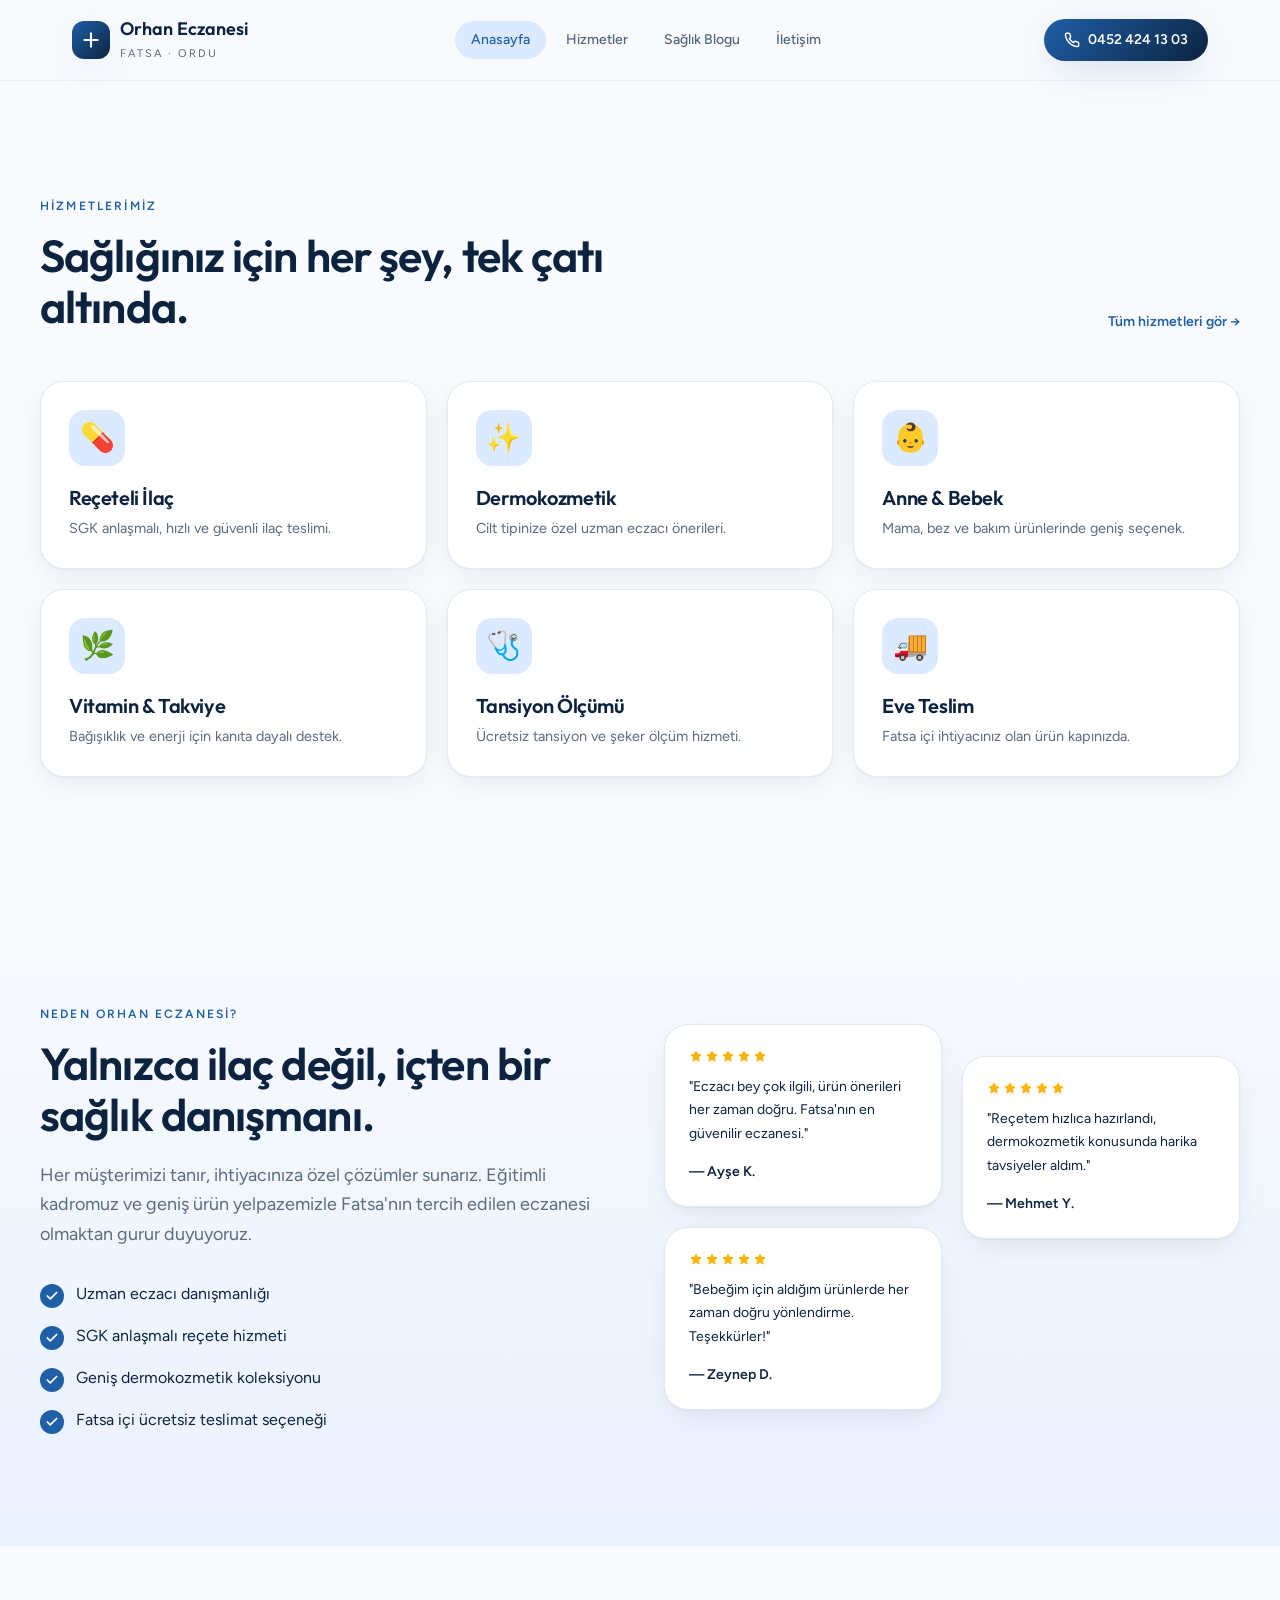
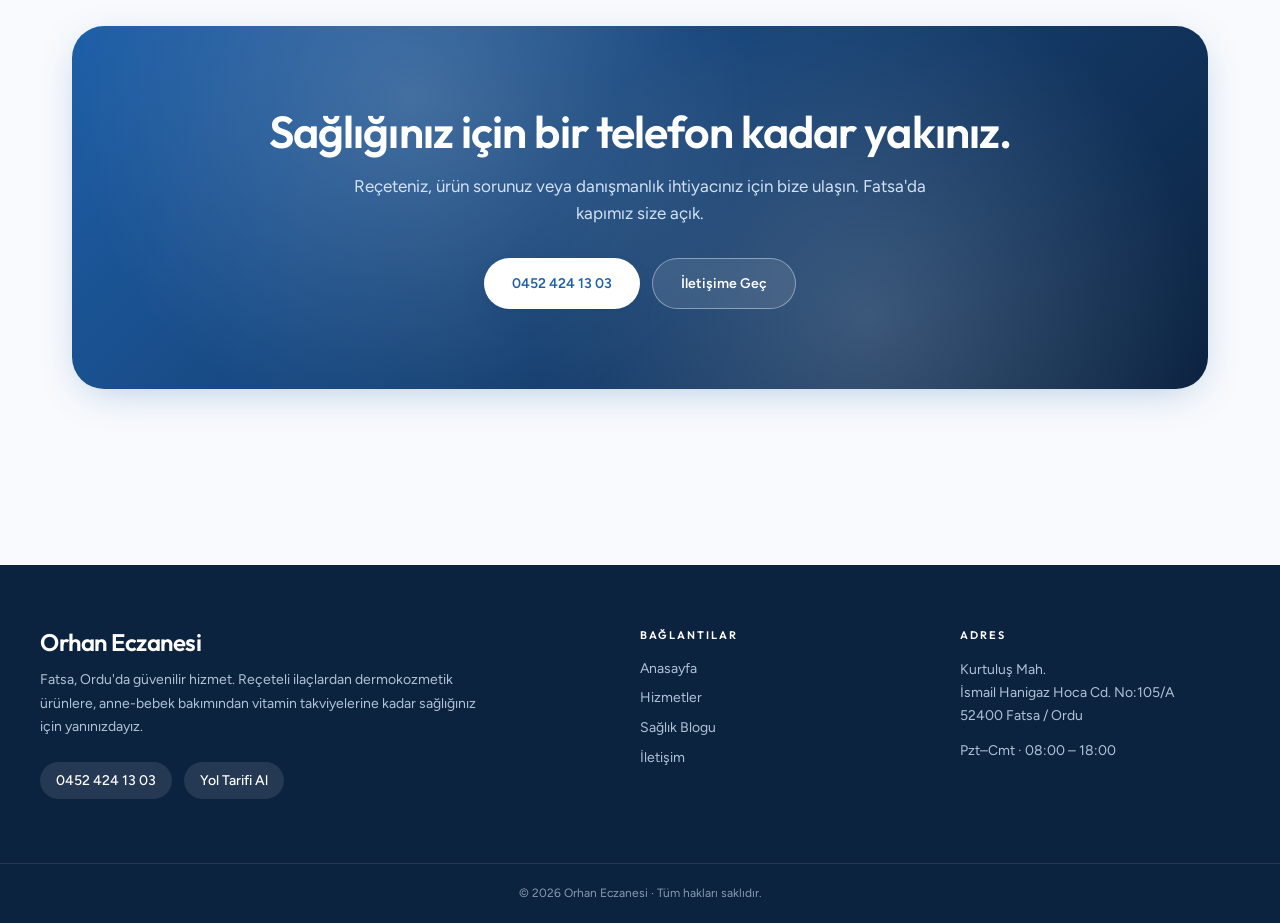
<file: index.html>
<!doctype html>
<html lang="tr">
<head>
  <meta charset="utf-8" />
  <meta name="viewport" content="width=device-width, initial-scale=1" />
  <title>Orhan Eczanesi · Fatsa Ordu Eczane</title>
  <meta name="description" content="Fatsa, Ordu'nun güvenilir eczanesi. Reçeteli ilaç, dermokozmetik, vitamin, anne-bebek ürünleri ve uzman eczacı danışmanlığı." />
  <meta name="author" content="Orhan Eczanesi" />
  <meta property="og:type" content="website" />
  <meta property="og:locale" content="tr_TR" />
  <meta property="og:title" content="Orhan Eczanesi · Fatsa Ordu" />
  <meta property="og:description" content="Sağlığınız için yanınızdayız. Kurtuluş Mah. İsmail Hanigaz Hoca Cd. No:105/A, Fatsa." />
  <meta name="twitter:card" content="summary_large_image" />
  <link rel="preconnect" href="https://fonts.googleapis.com" />
  <link rel="preconnect" href="https://fonts.gstatic.com" crossorigin />
  <link rel="stylesheet" href="styles.css" />
</head>
<body>
  <!-- Header -->
  <header class="site-header">
    <div class="container header-inner">
      <a href="index.html" class="brand">
        <span class="brand-logo">
          <svg viewBox="0 0 24 24" width="20" height="20" fill="none" stroke="currentColor" stroke-width="2.5" stroke-linecap="round"><path d="M12 4v16M4 12h16"/></svg>
        </span>
        <span>
          <span class="brand-name">Orhan Eczanesi</span>
          <div class="brand-loc">Fatsa · Ordu</div>
        </span>
      </a>
      <nav class="nav-desktop">
        <a class="nav-link" data-nav-link href="index.html">Anasayfa</a>
        <a class="nav-link" data-nav-link href="hizmetler.html">Hizmetler</a>
        <a class="nav-link" data-nav-link href="blog.html">Sağlık Blogu</a>
        <a class="nav-link" data-nav-link href="iletisim.html">İletişim</a>
      </nav>
      <a class="cta-call" href="tel:+904524241303">
        <svg viewBox="0 0 24 24" width="16" height="16" fill="none" stroke="currentColor" stroke-width="2.2" stroke-linecap="round" stroke-linejoin="round"><path d="M22 16.92v3a2 2 0 0 1-2.18 2 19.79 19.79 0 0 1-8.63-3.07 19.5 19.5 0 0 1-6-6 19.79 19.79 0 0 1-3.07-8.67A2 2 0 0 1 4.11 2h3a2 2 0 0 1 2 1.72 12.84 12.84 0 0 0 .7 2.81 2 2 0 0 1-.45 2.11L8.09 9.91a16 16 0 0 0 6 6l1.27-1.27a2 2 0 0 1 2.11-.45 12.84 12.84 0 0 0 2.81.7A2 2 0 0 1 22 16.92Z"/></svg>
        0452 424 13 03
      </a>
      <button class="menu-toggle" data-menu-toggle aria-label="Menü" aria-expanded="false">
        <svg data-icon-open viewBox="0 0 24 24" width="20" height="20" fill="none" stroke="currentColor" stroke-width="2" stroke-linecap="round"><path d="M3 6h18"/><path d="M3 12h18"/><path d="M3 18h18"/></svg>
        <svg data-icon-close viewBox="0 0 24 24" width="20" height="20" fill="none" stroke="currentColor" stroke-width="2" stroke-linecap="round" style="display:none"><path d="M6 6l12 12M6 18L18 6"/></svg>
      </button>
    </div>
    <nav class="nav-mobile" data-mobile-nav>
      <a data-nav-link href="index.html">Anasayfa</a>
      <a data-nav-link href="hizmetler.html">Hizmetler</a>
      <a data-nav-link href="blog.html">Sağlık Blogu</a>
      <a data-nav-link href="iletisim.html">İletişim</a>
      <a class="cta-call-mobile" href="tel:+904524241303">Hemen Ara · 0452 424 13 03</a>
    </nav>
  </header>

  <main>
    <!-- Hero -->
    

    <!-- Services -->
    <section class="container section-pad">
      <div class="sec-head">
        <div>
          <span class="eyebrow">Hizmetlerimiz</span>
          <h2>Sağlığınız için her şey, tek çatı altında.</h2>
        </div>
        <a href="hizmetler.html" class="link-arrow">Tüm hizmetleri gör →</a>
      </div>
      <div class="cards-grid">
        <div class="card"><div class="icon-tile">💊</div><h3>Reçeteli İlaç</h3><p>SGK anlaşmalı, hızlı ve güvenli ilaç teslimi.</p></div>
        <div class="card"><div class="icon-tile">✨</div><h3>Dermokozmetik</h3><p>Cilt tipinize özel uzman eczacı önerileri.</p></div>
        <div class="card"><div class="icon-tile">👶</div><h3>Anne & Bebek</h3><p>Mama, bez ve bakım ürünlerinde geniş seçenek.</p></div>
        <div class="card"><div class="icon-tile">🌿</div><h3>Vitamin & Takviye</h3><p>Bağışıklık ve enerji için kanıta dayalı destek.</p></div>
        <div class="card"><div class="icon-tile">🩺</div><h3>Tansiyon Ölçümü</h3><p>Ücretsiz tansiyon ve şeker ölçüm hizmeti.</p></div>
        <div class="card"><div class="icon-tile">🚚</div><h3>Eve Teslim</h3><p>Fatsa içi ihtiyacınız olan ürün kapınızda.</p></div>
      </div>
    </section>

    <!-- Trust -->
    <section class="trust">
      <div class="container section-pad">
        <div class="trust-grid">
          <div>
            <span class="eyebrow">Neden Orhan Eczanesi?</span>
            <h2>Yalnızca ilaç değil, içten bir sağlık danışmanı.</h2>
            <p class="trust-lead">
              Her müşterimizi tanır, ihtiyacınıza özel çözümler sunarız. Eğitimli kadromuz ve geniş ürün
              yelpazemizle Fatsa'nın tercih edilen eczanesi olmaktan gurur duyuyoruz.
            </p>
            <ul class="check-list">
              <li><span class="check"><svg viewBox="0 0 24 24" width="14" height="14" fill="none" stroke="currentColor" stroke-width="3" stroke-linecap="round" stroke-linejoin="round"><path d="M20 6L9 17l-5-5"/></svg></span><span>Uzman eczacı danışmanlığı</span></li>
              <li><span class="check"><svg viewBox="0 0 24 24" width="14" height="14" fill="none" stroke="currentColor" stroke-width="3" stroke-linecap="round" stroke-linejoin="round"><path d="M20 6L9 17l-5-5"/></svg></span><span>SGK anlaşmalı reçete hizmeti</span></li>
              <li><span class="check"><svg viewBox="0 0 24 24" width="14" height="14" fill="none" stroke="currentColor" stroke-width="3" stroke-linecap="round" stroke-linejoin="round"><path d="M20 6L9 17l-5-5"/></svg></span><span>Geniş dermokozmetik koleksiyonu</span></li>
              <li><span class="check"><svg viewBox="0 0 24 24" width="14" height="14" fill="none" stroke="currentColor" stroke-width="3" stroke-linecap="round" stroke-linejoin="round"><path d="M20 6L9 17l-5-5"/></svg></span><span>Fatsa içi ücretsiz teslimat seçeneği</span></li>
            </ul>
          </div>
          <div class="testimonials">
            <div class="testimonial">
              <div class="stars">
                <svg viewBox="0 0 24 24" width="14" height="14" fill="currentColor"><path d="M12 2l3.09 6.26L22 9.27l-5 4.87L18.18 22 12 18.56 5.82 22 7 14.14l-5-4.87 6.91-1.01L12 2z"/></svg>
                <svg viewBox="0 0 24 24" width="14" height="14" fill="currentColor"><path d="M12 2l3.09 6.26L22 9.27l-5 4.87L18.18 22 12 18.56 5.82 22 7 14.14l-5-4.87 6.91-1.01L12 2z"/></svg>
                <svg viewBox="0 0 24 24" width="14" height="14" fill="currentColor"><path d="M12 2l3.09 6.26L22 9.27l-5 4.87L18.18 22 12 18.56 5.82 22 7 14.14l-5-4.87 6.91-1.01L12 2z"/></svg>
                <svg viewBox="0 0 24 24" width="14" height="14" fill="currentColor"><path d="M12 2l3.09 6.26L22 9.27l-5 4.87L18.18 22 12 18.56 5.82 22 7 14.14l-5-4.87 6.91-1.01L12 2z"/></svg>
                <svg viewBox="0 0 24 24" width="14" height="14" fill="currentColor"><path d="M12 2l3.09 6.26L22 9.27l-5 4.87L18.18 22 12 18.56 5.82 22 7 14.14l-5-4.87 6.91-1.01L12 2z"/></svg>
              </div>
              <p>"Eczacı bey çok ilgili, ürün önerileri her zaman doğru. Fatsa'nın en güvenilir eczanesi."</p>
              <div class="author">— Ayşe K.</div>
            </div>
            <div class="testimonial offset">
              <div class="stars">
                <svg viewBox="0 0 24 24" width="14" height="14" fill="currentColor"><path d="M12 2l3.09 6.26L22 9.27l-5 4.87L18.18 22 12 18.56 5.82 22 7 14.14l-5-4.87 6.91-1.01L12 2z"/></svg>
                <svg viewBox="0 0 24 24" width="14" height="14" fill="currentColor"><path d="M12 2l3.09 6.26L22 9.27l-5 4.87L18.18 22 12 18.56 5.82 22 7 14.14l-5-4.87 6.91-1.01L12 2z"/></svg>
                <svg viewBox="0 0 24 24" width="14" height="14" fill="currentColor"><path d="M12 2l3.09 6.26L22 9.27l-5 4.87L18.18 22 12 18.56 5.82 22 7 14.14l-5-4.87 6.91-1.01L12 2z"/></svg>
                <svg viewBox="0 0 24 24" width="14" height="14" fill="currentColor"><path d="M12 2l3.09 6.26L22 9.27l-5 4.87L18.18 22 12 18.56 5.82 22 7 14.14l-5-4.87 6.91-1.01L12 2z"/></svg>
                <svg viewBox="0 0 24 24" width="14" height="14" fill="currentColor"><path d="M12 2l3.09 6.26L22 9.27l-5 4.87L18.18 22 12 18.56 5.82 22 7 14.14l-5-4.87 6.91-1.01L12 2z"/></svg>
              </div>
              <p>"Reçetem hızlıca hazırlandı, dermokozmetik konusunda harika tavsiyeler aldım."</p>
              <div class="author">— Mehmet Y.</div>
            </div>
            <div class="testimonial">
              <div class="stars">
                <svg viewBox="0 0 24 24" width="14" height="14" fill="currentColor"><path d="M12 2l3.09 6.26L22 9.27l-5 4.87L18.18 22 12 18.56 5.82 22 7 14.14l-5-4.87 6.91-1.01L12 2z"/></svg>
                <svg viewBox="0 0 24 24" width="14" height="14" fill="currentColor"><path d="M12 2l3.09 6.26L22 9.27l-5 4.87L18.18 22 12 18.56 5.82 22 7 14.14l-5-4.87 6.91-1.01L12 2z"/></svg>
                <svg viewBox="0 0 24 24" width="14" height="14" fill="currentColor"><path d="M12 2l3.09 6.26L22 9.27l-5 4.87L18.18 22 12 18.56 5.82 22 7 14.14l-5-4.87 6.91-1.01L12 2z"/></svg>
                <svg viewBox="0 0 24 24" width="14" height="14" fill="currentColor"><path d="M12 2l3.09 6.26L22 9.27l-5 4.87L18.18 22 12 18.56 5.82 22 7 14.14l-5-4.87 6.91-1.01L12 2z"/></svg>
                <svg viewBox="0 0 24 24" width="14" height="14" fill="currentColor"><path d="M12 2l3.09 6.26L22 9.27l-5 4.87L18.18 22 12 18.56 5.82 22 7 14.14l-5-4.87 6.91-1.01L12 2z"/></svg>
              </div>
              <p>"Bebeğim için aldığım ürünlerde her zaman doğru yönlendirme. Teşekkürler!"</p>
              <div class="author">— Zeynep D.</div>
            </div>
          </div>
        </div>
      </div>
    </section>

    <!-- CTA -->
    <section class="cta-banner-wrap">
      <div class="container">
        <div class="cta-banner">
          <h2>Sağlığınız için bir telefon kadar yakınız.</h2>
          <p>Reçeteniz, ürün sorunuz veya danışmanlık ihtiyacınız için bize ulaşın. Fatsa'da kapımız size açık.</p>
          <div class="cta-banner-actions">
            <a href="tel:+904524241303" class="btn btn-white">0452 424 13 03</a>
            <a href="iletisim.html" class="btn btn-ghost-light">İletişime Geç</a>
          </div>
        </div>
      </div>
    </section>
  </main>

  <!-- Footer -->
  <footer class="site-footer">
    <div class="container footer-grid">
      <div class="footer-brand">
        <h3>Orhan Eczanesi</h3>
        <p>Fatsa, Ordu'da güvenilir hizmet. Reçeteli ilaçlardan dermokozmetik ürünlere, anne-bebek bakımından vitamin takviyelerine kadar sağlığınız için yanınızdayız.</p>
        <div class="footer-actions">
          <a href="tel:+904524241303" class="footer-pill">0452 424 13 03</a>
          <a href="https://maps.app.goo.gl/9vby1wVACiapG3Mz8" target="_blank" rel="noreferrer" class="footer-pill">Yol Tarifi Al</a>
        </div>
      </div>
      <div class="footer-col">
        <h4>Bağlantılar</h4>
        <ul>
          <li><a href="index.html">Anasayfa</a></li>
          <li><a href="hizmetler.html">Hizmetler</a></li>
          <li><a href="blog.html">Sağlık Blogu</a></li>
          <li><a href="iletisim.html">İletişim</a></li>
        </ul>
      </div>
      <div class="footer-col">
        <h4>Adres</h4>
        <p>Kurtuluş Mah.<br/>İsmail Hanigaz Hoca Cd. No:105/A<br/>52400 Fatsa / Ordu</p>
        <p style="margin-top:0.75rem">Pzt–Cmt · 08:00 – 18:00</p>
      </div>
    </div>
    <div class="footer-bottom">© <span data-year>2026</span> Orhan Eczanesi · Tüm hakları saklıdır.</div>
  </footer>

  <script src="script.js"></script>
</body>
</html>
</file>
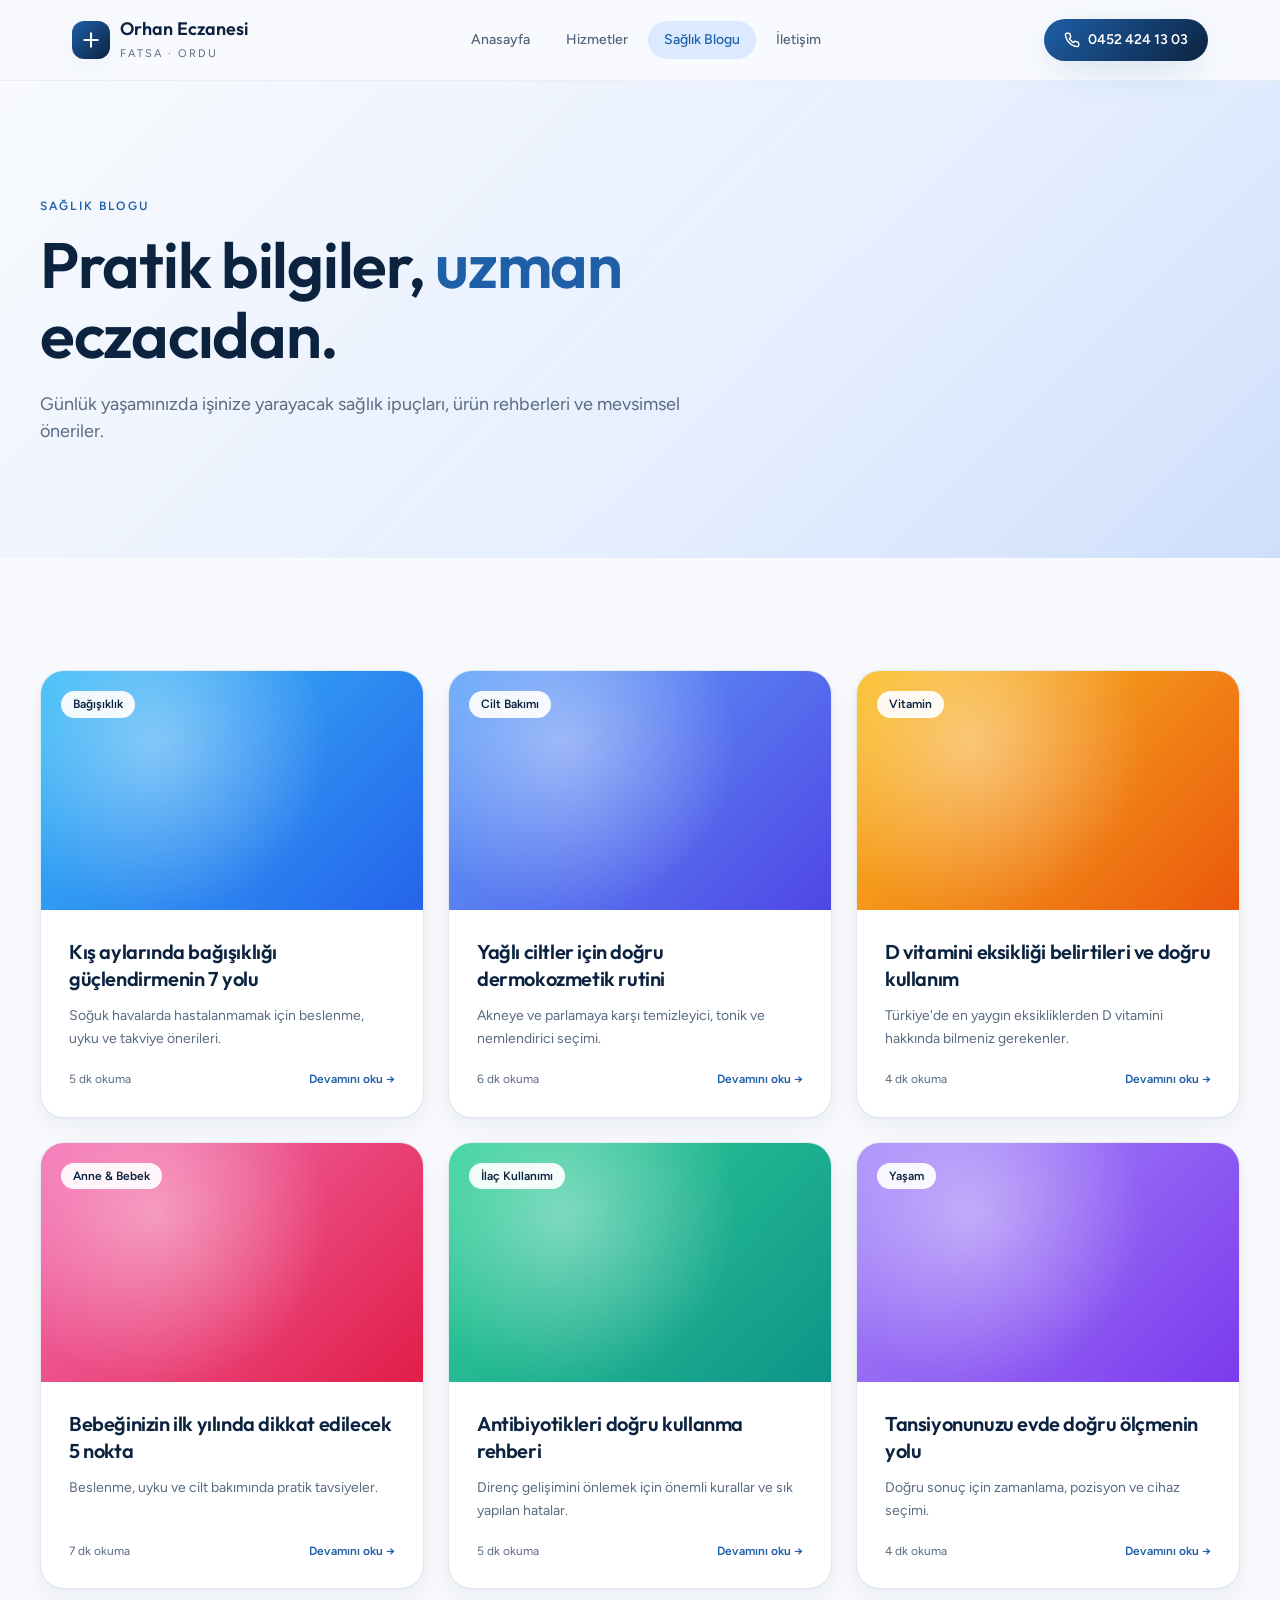
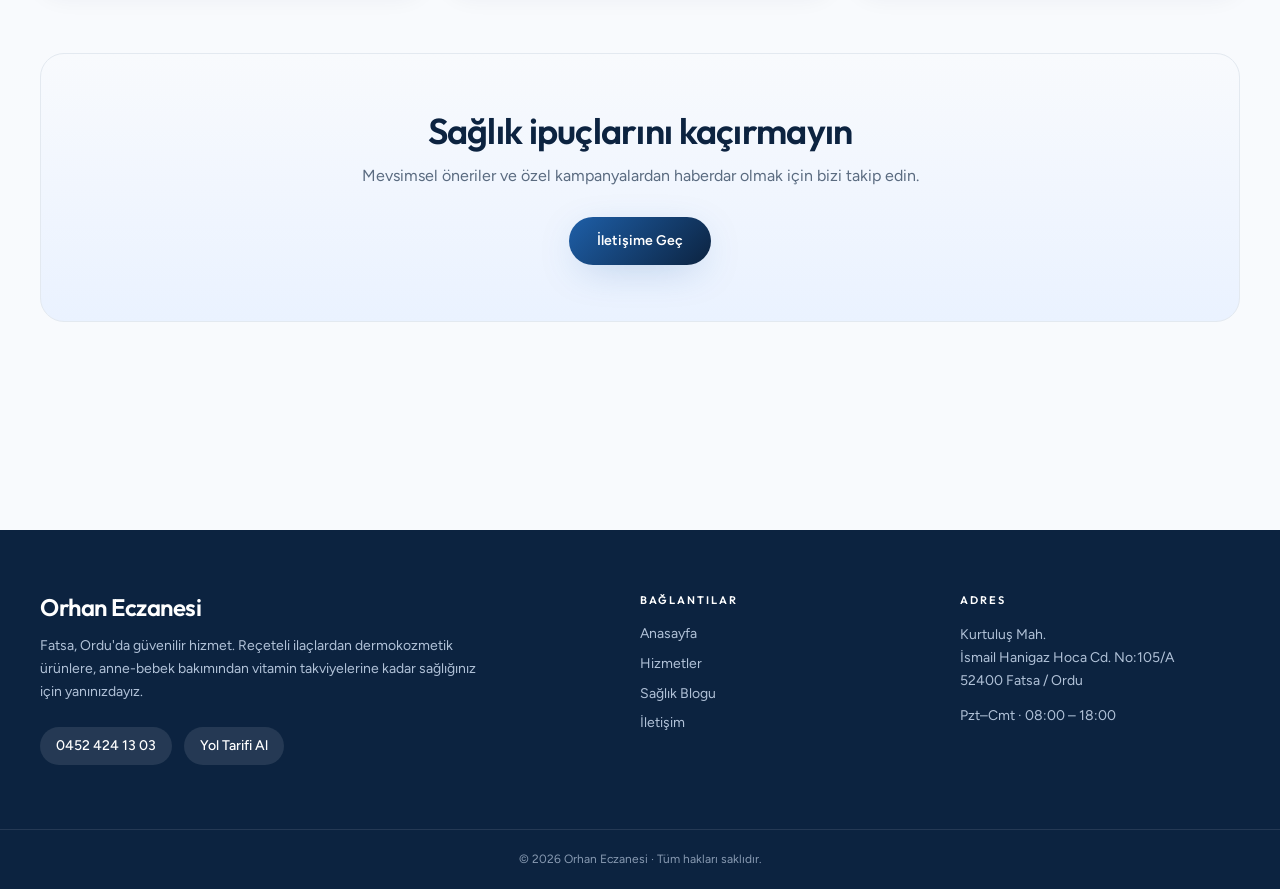
<file: blog.html>
<!doctype html>
<html lang="tr">
<head>
  <meta charset="utf-8" />
  <meta name="viewport" content="width=device-width, initial-scale=1" />
  <title>Sağlık Blogu · Orhan Eczanesi</title>
  <meta name="description" content="Eczacımızdan pratik sağlık ipuçları: bağışıklık, cilt bakımı, vitamin kullanımı, mevsimsel hastalıklar ve daha fazlası." />
  <meta property="og:title" content="Sağlık Blogu · Orhan Eczanesi" />
  <meta property="og:description" content="Pratik sağlık ipuçları ve uzman eczacı tavsiyeleri." />
  <link rel="preconnect" href="https://fonts.googleapis.com" />
  <link rel="preconnect" href="https://fonts.gstatic.com" crossorigin />
  <link rel="stylesheet" href="styles.css" />
</head>
<body>
  <header class="site-header">
    <div class="container header-inner">
      <a href="index.html" class="brand">
        <span class="brand-logo"><svg viewBox="0 0 24 24" width="20" height="20" fill="none" stroke="currentColor" stroke-width="2.5" stroke-linecap="round"><path d="M12 4v16M4 12h16"/></svg></span>
        <span><span class="brand-name">Orhan Eczanesi</span><div class="brand-loc">Fatsa · Ordu</div></span>
      </a>
      <nav class="nav-desktop">
        <a class="nav-link" data-nav-link href="index.html">Anasayfa</a>
        <a class="nav-link" data-nav-link href="hizmetler.html">Hizmetler</a>
        <a class="nav-link" data-nav-link href="blog.html">Sağlık Blogu</a>
        <a class="nav-link" data-nav-link href="iletisim.html">İletişim</a>
      </nav>
      <a class="cta-call" href="tel:+904524241303">
        <svg viewBox="0 0 24 24" width="16" height="16" fill="none" stroke="currentColor" stroke-width="2.2" stroke-linecap="round" stroke-linejoin="round"><path d="M22 16.92v3a2 2 0 0 1-2.18 2 19.79 19.79 0 0 1-8.63-3.07 19.5 19.5 0 0 1-6-6 19.79 19.79 0 0 1-3.07-8.67A2 2 0 0 1 4.11 2h3a2 2 0 0 1 2 1.72 12.84 12.84 0 0 0 .7 2.81 2 2 0 0 1-.45 2.11L8.09 9.91a16 16 0 0 0 6 6l1.27-1.27a2 2 0 0 1 2.11-.45 12.84 12.84 0 0 0 2.81.7A2 2 0 0 1 22 16.92Z"/></svg>
        0452 424 13 03
      </a>
      <button class="menu-toggle" data-menu-toggle aria-label="Menü" aria-expanded="false">
        <svg data-icon-open viewBox="0 0 24 24" width="20" height="20" fill="none" stroke="currentColor" stroke-width="2" stroke-linecap="round"><path d="M3 6h18"/><path d="M3 12h18"/><path d="M3 18h18"/></svg>
        <svg data-icon-close viewBox="0 0 24 24" width="20" height="20" fill="none" stroke="currentColor" stroke-width="2" stroke-linecap="round" style="display:none"><path d="M6 6l12 12M6 18L18 6"/></svg>
      </button>
    </div>
    <nav class="nav-mobile" data-mobile-nav>
      <a data-nav-link href="index.html">Anasayfa</a>
      <a data-nav-link href="hizmetler.html">Hizmetler</a>
      <a data-nav-link href="blog.html">Sağlık Blogu</a>
      <a data-nav-link href="iletisim.html">İletişim</a>
      <a class="cta-call-mobile" href="tel:+904524241303">Hemen Ara · 0452 424 13 03</a>
    </nav>
  </header>

  <main>
    <section class="page-hero">
      <div class="container section-pad">
        <span class="eyebrow">Sağlık Blogu</span>
        <h1>Pratik bilgiler, <span class="text-primary">uzman</span> eczacıdan.</h1>
        <p>Günlük yaşamınızda işinize yarayacak sağlık ipuçları, ürün rehberleri ve mevsimsel öneriler.</p>
      </div>
    </section>

    <section class="container section-pad">
      <div class="blog-grid">
        <article class="post">
          <div class="post-cover cover-1"><span class="post-cat">Bağışıklık</span></div>
          <div class="post-body">
            <h2>Kış aylarında bağışıklığı güçlendirmenin 7 yolu</h2>
            <p>Soğuk havalarda hastalanmamak için beslenme, uyku ve takviye önerileri.</p>
            <div class="post-foot"><span>5 dk okuma</span><span class="more">Devamını oku →</span></div>
          </div>
        </article>
        <article class="post">
          <div class="post-cover cover-2"><span class="post-cat">Cilt Bakımı</span></div>
          <div class="post-body">
            <h2>Yağlı ciltler için doğru dermokozmetik rutini</h2>
            <p>Akneye ve parlamaya karşı temizleyici, tonik ve nemlendirici seçimi.</p>
            <div class="post-foot"><span>6 dk okuma</span><span class="more">Devamını oku →</span></div>
          </div>
        </article>
        <article class="post">
          <div class="post-cover cover-3"><span class="post-cat">Vitamin</span></div>
          <div class="post-body">
            <h2>D vitamini eksikliği belirtileri ve doğru kullanım</h2>
            <p>Türkiye'de en yaygın eksikliklerden D vitamini hakkında bilmeniz gerekenler.</p>
            <div class="post-foot"><span>4 dk okuma</span><span class="more">Devamını oku →</span></div>
          </div>
        </article>
        <article class="post">
          <div class="post-cover cover-4"><span class="post-cat">Anne & Bebek</span></div>
          <div class="post-body">
            <h2>Bebeğinizin ilk yılında dikkat edilecek 5 nokta</h2>
            <p>Beslenme, uyku ve cilt bakımında pratik tavsiyeler.</p>
            <div class="post-foot"><span>7 dk okuma</span><span class="more">Devamını oku →</span></div>
          </div>
        </article>
        <article class="post">
          <div class="post-cover cover-5"><span class="post-cat">İlaç Kullanımı</span></div>
          <div class="post-body">
            <h2>Antibiyotikleri doğru kullanma rehberi</h2>
            <p>Direnç gelişimini önlemek için önemli kurallar ve sık yapılan hatalar.</p>
            <div class="post-foot"><span>5 dk okuma</span><span class="more">Devamını oku →</span></div>
          </div>
        </article>
        <article class="post">
          <div class="post-cover cover-6"><span class="post-cat">Yaşam</span></div>
          <div class="post-body">
            <h2>Tansiyonunuzu evde doğru ölçmenin yolu</h2>
            <p>Doğru sonuç için zamanlama, pozisyon ve cihaz seçimi.</p>
            <div class="post-foot"><span>4 dk okuma</span><span class="more">Devamını oku →</span></div>
          </div>
        </article>
      </div>

      <div class="newsletter-card">
        <h2>Sağlık ipuçlarını kaçırmayın</h2>
        <p>Mevsimsel öneriler ve özel kampanyalardan haberdar olmak için bizi takip edin.</p>
        <a href="iletisim.html" class="btn btn-primary" style="margin-top:1.75rem">İletişime Geç</a>
      </div>
    </section>
  </main>

  <footer class="site-footer">
    <div class="container footer-grid">
      <div class="footer-brand">
        <h3>Orhan Eczanesi</h3>
        <p>Fatsa, Ordu'da güvenilir hizmet. Reçeteli ilaçlardan dermokozmetik ürünlere, anne-bebek bakımından vitamin takviyelerine kadar sağlığınız için yanınızdayız.</p>
        <div class="footer-actions">
          <a href="tel:+904524241303" class="footer-pill">0452 424 13 03</a>
          <a href="https://maps.app.goo.gl/9vby1wVACiapG3Mz8" target="_blank" rel="noreferrer" class="footer-pill">Yol Tarifi Al</a>
        </div>
      </div>
      <div class="footer-col">
        <h4>Bağlantılar</h4>
        <ul>
          <li><a href="index.html">Anasayfa</a></li>
          <li><a href="hizmetler.html">Hizmetler</a></li>
          <li><a href="blog.html">Sağlık Blogu</a></li>
          <li><a href="iletisim.html">İletişim</a></li>
        </ul>
      </div>
      <div class="footer-col">
        <h4>Adres</h4>
        <p>Kurtuluş Mah.<br/>İsmail Hanigaz Hoca Cd. No:105/A<br/>52400 Fatsa / Ordu</p>
        <p style="margin-top:0.75rem">Pzt–Cmt · 08:00 – 18:00</p>
      </div>
    </div>
    <div class="footer-bottom">© <span data-year>2026</span> Orhan Eczanesi · Tüm hakları saklıdır.</div>
  </footer>

  <script src="script.js"></script>
</body>
</html>
</file>
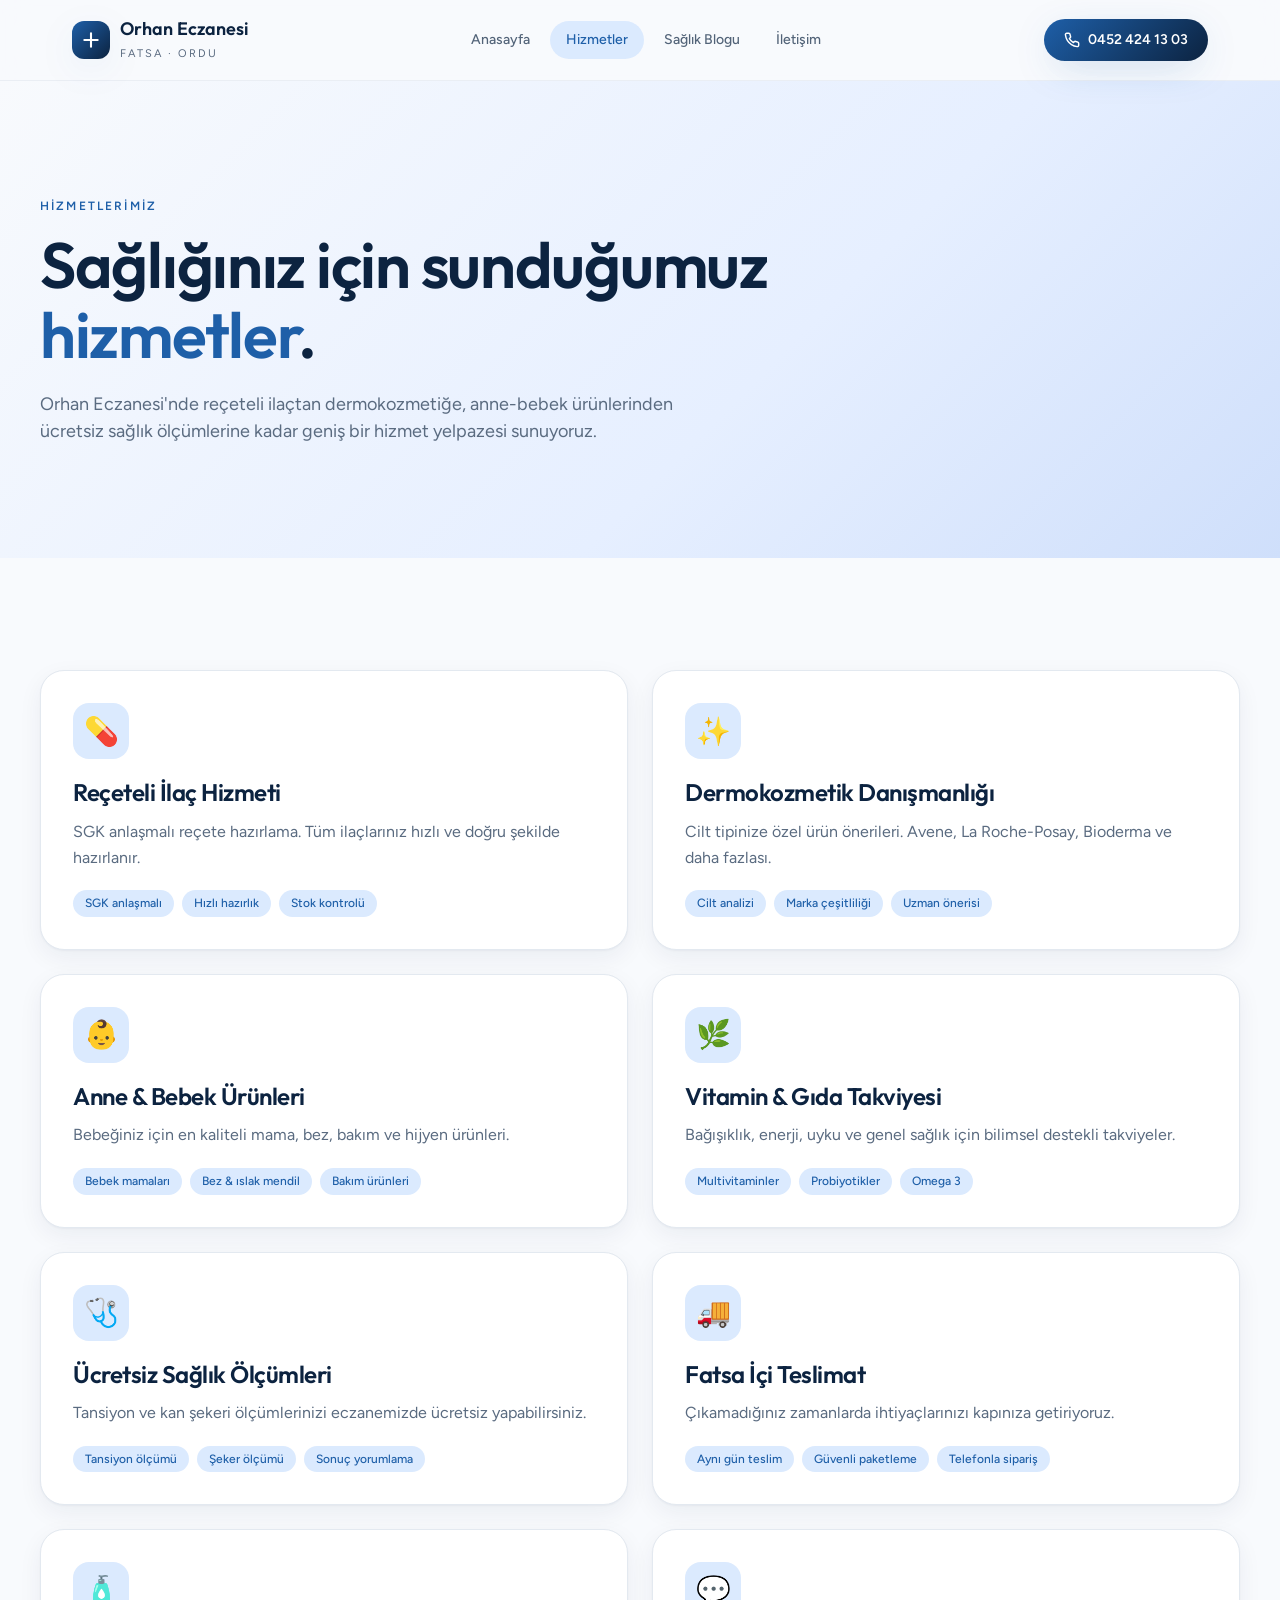
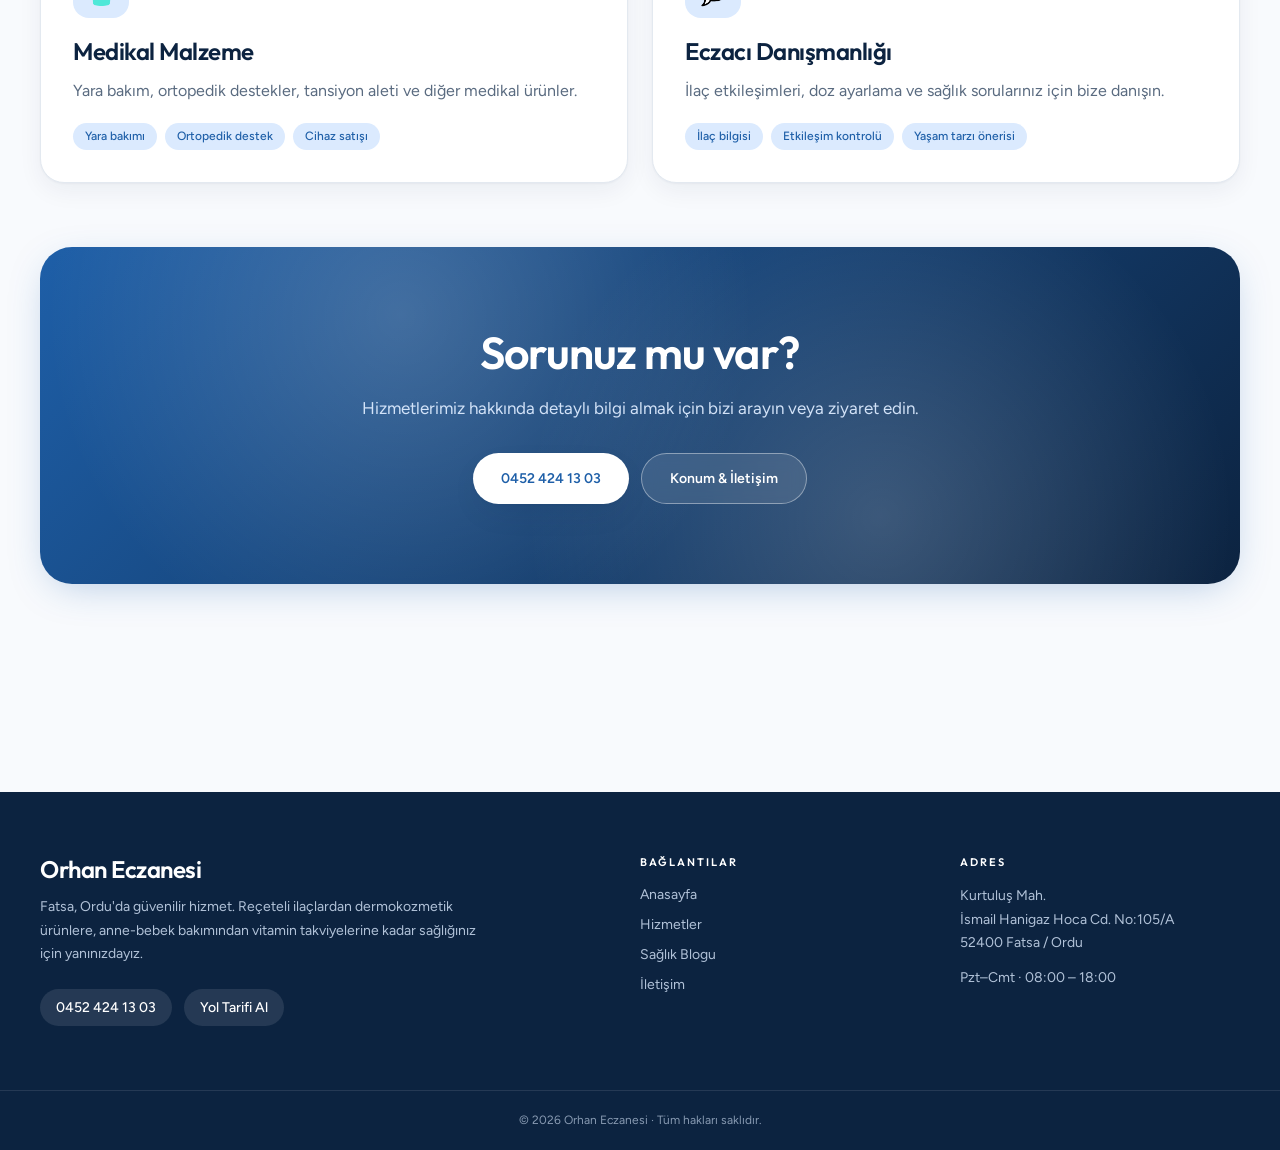
<file: hizmetler.html>
<!doctype html>
<html lang="tr">
<head>
  <meta charset="utf-8" />
  <meta name="viewport" content="width=device-width, initial-scale=1" />
  <title>Hizmetlerimiz · Orhan Eczanesi Fatsa</title>
  <meta name="description" content="Reçeteli ilaç, dermokozmetik, anne-bebek, vitamin takviyeleri, tansiyon ölçümü ve daha fazlası. Fatsa Ordu'da Orhan Eczanesi hizmetleri." />
  <meta property="og:title" content="Hizmetlerimiz · Orhan Eczanesi" />
  <meta property="og:description" content="Sağlığınız için sunduğumuz tüm hizmetler." />
  <link rel="preconnect" href="https://fonts.googleapis.com" />
  <link rel="preconnect" href="https://fonts.gstatic.com" crossorigin />
  <link rel="stylesheet" href="styles.css" />
</head>
<body>
  <header class="site-header">
    <div class="container header-inner">
      <a href="index.html" class="brand">
        <span class="brand-logo"><svg viewBox="0 0 24 24" width="20" height="20" fill="none" stroke="currentColor" stroke-width="2.5" stroke-linecap="round"><path d="M12 4v16M4 12h16"/></svg></span>
        <span><span class="brand-name">Orhan Eczanesi</span><div class="brand-loc">Fatsa · Ordu</div></span>
      </a>
      <nav class="nav-desktop">
        <a class="nav-link" data-nav-link href="index.html">Anasayfa</a>
        <a class="nav-link" data-nav-link href="hizmetler.html">Hizmetler</a>
        <a class="nav-link" data-nav-link href="blog.html">Sağlık Blogu</a>
        <a class="nav-link" data-nav-link href="iletisim.html">İletişim</a>
      </nav>
      <a class="cta-call" href="tel:+904524241303">
        <svg viewBox="0 0 24 24" width="16" height="16" fill="none" stroke="currentColor" stroke-width="2.2" stroke-linecap="round" stroke-linejoin="round"><path d="M22 16.92v3a2 2 0 0 1-2.18 2 19.79 19.79 0 0 1-8.63-3.07 19.5 19.5 0 0 1-6-6 19.79 19.79 0 0 1-3.07-8.67A2 2 0 0 1 4.11 2h3a2 2 0 0 1 2 1.72 12.84 12.84 0 0 0 .7 2.81 2 2 0 0 1-.45 2.11L8.09 9.91a16 16 0 0 0 6 6l1.27-1.27a2 2 0 0 1 2.11-.45 12.84 12.84 0 0 0 2.81.7A2 2 0 0 1 22 16.92Z"/></svg>
        0452 424 13 03
      </a>
      <button class="menu-toggle" data-menu-toggle aria-label="Menü" aria-expanded="false">
        <svg data-icon-open viewBox="0 0 24 24" width="20" height="20" fill="none" stroke="currentColor" stroke-width="2" stroke-linecap="round"><path d="M3 6h18"/><path d="M3 12h18"/><path d="M3 18h18"/></svg>
        <svg data-icon-close viewBox="0 0 24 24" width="20" height="20" fill="none" stroke="currentColor" stroke-width="2" stroke-linecap="round" style="display:none"><path d="M6 6l12 12M6 18L18 6"/></svg>
      </button>
    </div>
    <nav class="nav-mobile" data-mobile-nav>
      <a data-nav-link href="index.html">Anasayfa</a>
      <a data-nav-link href="hizmetler.html">Hizmetler</a>
      <a data-nav-link href="blog.html">Sağlık Blogu</a>
      <a data-nav-link href="iletisim.html">İletişim</a>
      <a class="cta-call-mobile" href="tel:+904524241303">Hemen Ara · 0452 424 13 03</a>
    </nav>
  </header>

  <main>
    <section class="page-hero">
      <div class="container section-pad">
        <span class="eyebrow">Hizmetlerimiz</span>
        <h1>Sağlığınız için sunduğumuz <span class="text-primary">hizmetler</span>.</h1>
        <p>Orhan Eczanesi'nde reçeteli ilaçtan dermokozmetiğe, anne-bebek ürünlerinden ücretsiz sağlık ölçümlerine kadar geniş bir hizmet yelpazesi sunuyoruz.</p>
      </div>
    </section>

    <section class="container section-pad">
      <div class="services-list">
        <div class="card">
          <div class="icon-tile">💊</div>
          <h2>Reçeteli İlaç Hizmeti</h2>
          <p>SGK anlaşmalı reçete hazırlama. Tüm ilaçlarınız hızlı ve doğru şekilde hazırlanır.</p>
          <ul class="tag-list"><li class="tag">SGK anlaşmalı</li><li class="tag">Hızlı hazırlık</li><li class="tag">Stok kontrolü</li></ul>
        </div>
        <div class="card">
          <div class="icon-tile">✨</div>
          <h2>Dermokozmetik Danışmanlığı</h2>
          <p>Cilt tipinize özel ürün önerileri. Avene, La Roche-Posay, Bioderma ve daha fazlası.</p>
          <ul class="tag-list"><li class="tag">Cilt analizi</li><li class="tag">Marka çeşitliliği</li><li class="tag">Uzman önerisi</li></ul>
        </div>
        <div class="card">
          <div class="icon-tile">👶</div>
          <h2>Anne & Bebek Ürünleri</h2>
          <p>Bebeğiniz için en kaliteli mama, bez, bakım ve hijyen ürünleri.</p>
          <ul class="tag-list"><li class="tag">Bebek mamaları</li><li class="tag">Bez & ıslak mendil</li><li class="tag">Bakım ürünleri</li></ul>
        </div>
        <div class="card">
          <div class="icon-tile">🌿</div>
          <h2>Vitamin & Gıda Takviyesi</h2>
          <p>Bağışıklık, enerji, uyku ve genel sağlık için bilimsel destekli takviyeler.</p>
          <ul class="tag-list"><li class="tag">Multivitaminler</li><li class="tag">Probiyotikler</li><li class="tag">Omega 3</li></ul>
        </div>
        <div class="card">
          <div class="icon-tile">🩺</div>
          <h2>Ücretsiz Sağlık Ölçümleri</h2>
          <p>Tansiyon ve kan şekeri ölçümlerinizi eczanemizde ücretsiz yapabilirsiniz.</p>
          <ul class="tag-list"><li class="tag">Tansiyon ölçümü</li><li class="tag">Şeker ölçümü</li><li class="tag">Sonuç yorumlama</li></ul>
        </div>
        <div class="card">
          <div class="icon-tile">🚚</div>
          <h2>Fatsa İçi Teslimat</h2>
          <p>Çıkamadığınız zamanlarda ihtiyaçlarınızı kapınıza getiriyoruz.</p>
          <ul class="tag-list"><li class="tag">Aynı gün teslim</li><li class="tag">Güvenli paketleme</li><li class="tag">Telefonla sipariş</li></ul>
        </div>
        <div class="card">
          <div class="icon-tile">🧴</div>
          <h2>Medikal Malzeme</h2>
          <p>Yara bakım, ortopedik destekler, tansiyon aleti ve diğer medikal ürünler.</p>
          <ul class="tag-list"><li class="tag">Yara bakımı</li><li class="tag">Ortopedik destek</li><li class="tag">Cihaz satışı</li></ul>
        </div>
        <div class="card">
          <div class="icon-tile">💬</div>
          <h2>Eczacı Danışmanlığı</h2>
          <p>İlaç etkileşimleri, doz ayarlama ve sağlık sorularınız için bize danışın.</p>
          <ul class="tag-list"><li class="tag">İlaç bilgisi</li><li class="tag">Etkileşim kontrolü</li><li class="tag">Yaşam tarzı önerisi</li></ul>
        </div>
      </div>

      <div class="cta-banner" style="margin-top:4rem">
        <h2>Sorunuz mu var?</h2>
        <p>Hizmetlerimiz hakkında detaylı bilgi almak için bizi arayın veya ziyaret edin.</p>
        <div class="cta-banner-actions">
          <a href="tel:+904524241303" class="btn btn-white">0452 424 13 03</a>
          <a href="iletisim.html" class="btn btn-ghost-light">Konum & İletişim</a>
        </div>
      </div>
    </section>
  </main>

  <footer class="site-footer">
    <div class="container footer-grid">
      <div class="footer-brand">
        <h3>Orhan Eczanesi</h3>
        <p>Fatsa, Ordu'da güvenilir hizmet. Reçeteli ilaçlardan dermokozmetik ürünlere, anne-bebek bakımından vitamin takviyelerine kadar sağlığınız için yanınızdayız.</p>
        <div class="footer-actions">
          <a href="tel:+904524241303" class="footer-pill">0452 424 13 03</a>
          <a href="https://maps.app.goo.gl/9vby1wVACiapG3Mz8" target="_blank" rel="noreferrer" class="footer-pill">Yol Tarifi Al</a>
        </div>
      </div>
      <div class="footer-col">
        <h4>Bağlantılar</h4>
        <ul>
          <li><a href="index.html">Anasayfa</a></li>
          <li><a href="hizmetler.html">Hizmetler</a></li>
          <li><a href="blog.html">Sağlık Blogu</a></li>
          <li><a href="iletisim.html">İletişim</a></li>
        </ul>
      </div>
      <div class="footer-col">
        <h4>Adres</h4>
        <p>Kurtuluş Mah.<br/>İsmail Hanigaz Hoca Cd. No:105/A<br/>52400 Fatsa / Ordu</p>
        <p style="margin-top:0.75rem">Pzt–Cmt · 08:00 – 18:00</p>
      </div>
    </div>
    <div class="footer-bottom">© <span data-year>2026</span> Orhan Eczanesi · Tüm hakları saklıdır.</div>
  </footer>

  <script src="script.js"></script>
</body>
</html>
</file>
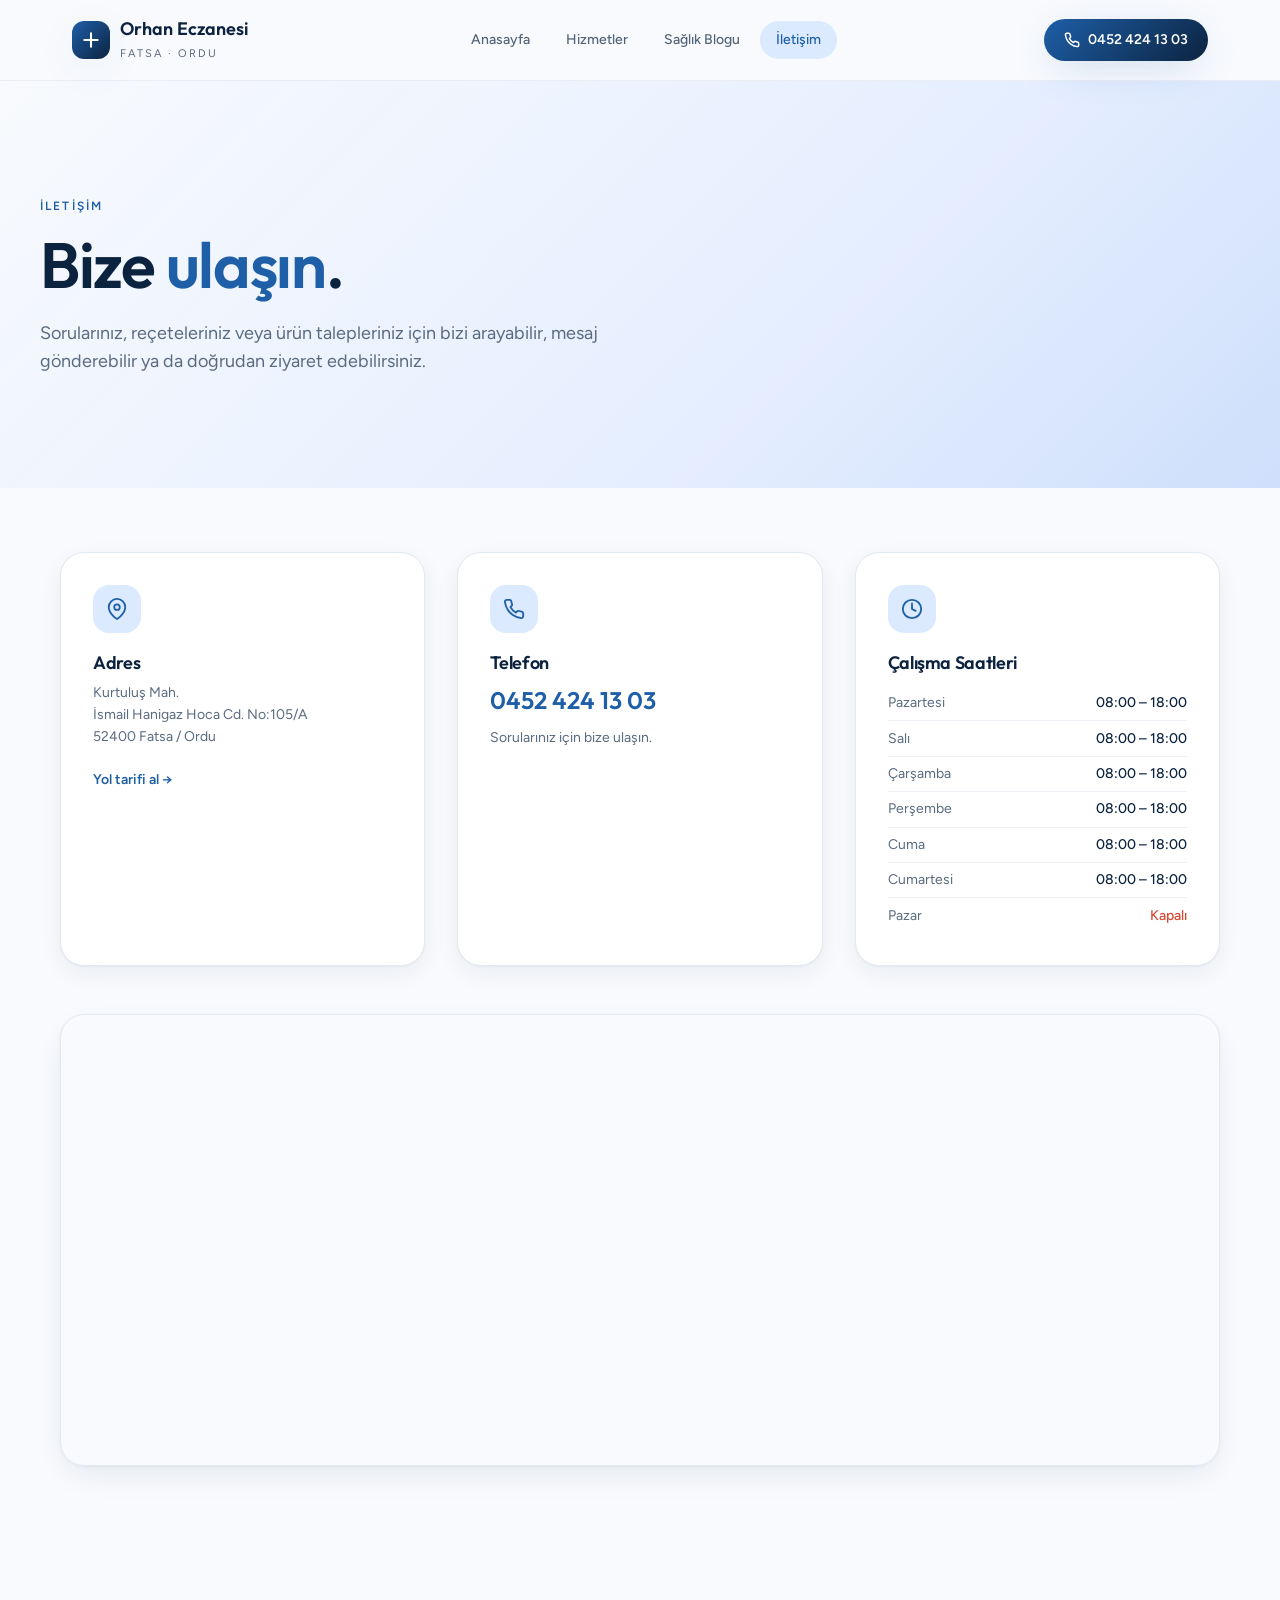
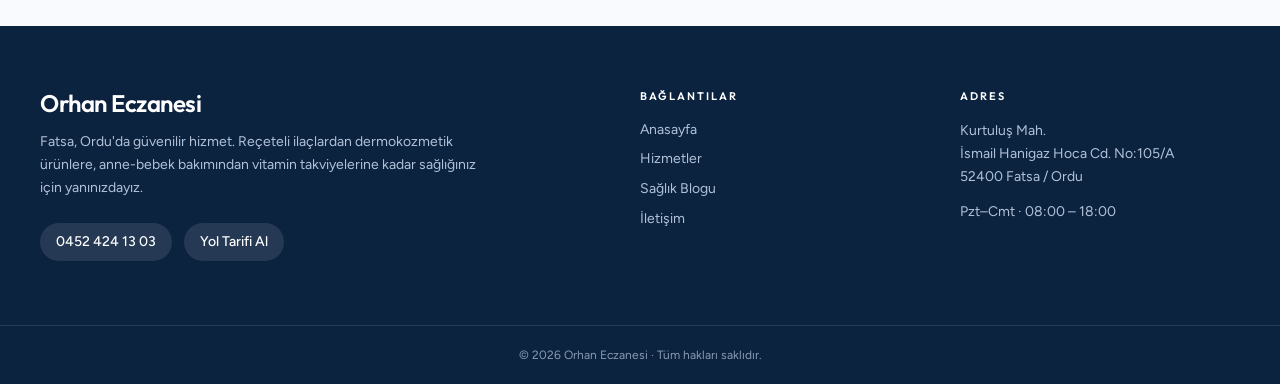
<file: iletisim.html>
<!doctype html>
<html lang="tr">
<head>
  <meta charset="utf-8" />
  <meta name="viewport" content="width=device-width, initial-scale=1" />
  <title>İletişim · Orhan Eczanesi Fatsa Ordu</title>
  <meta name="description" content="Orhan Eczanesi adres, telefon ve çalışma saatleri. Kurtuluş Mah. İsmail Hanigaz Hoca Cd. No:105/A, Fatsa/Ordu." />
  <meta property="og:title" content="İletişim · Orhan Eczanesi" />
  <meta property="og:description" content="Adres, telefon, çalışma saatleri ve harita." />
  <link rel="preconnect" href="https://fonts.googleapis.com" />
  <link rel="preconnect" href="https://fonts.gstatic.com" crossorigin />
  <link rel="stylesheet" href="styles.css" />
</head>
<body>
  <header class="site-header">
    <div class="container header-inner">
      <a href="index.html" class="brand">
        <span class="brand-logo"><svg viewBox="0 0 24 24" width="20" height="20" fill="none" stroke="currentColor" stroke-width="2.5" stroke-linecap="round"><path d="M12 4v16M4 12h16"/></svg></span>
        <span><span class="brand-name">Orhan Eczanesi</span><div class="brand-loc">Fatsa · Ordu</div></span>
      </a>
      <nav class="nav-desktop">
        <a class="nav-link" data-nav-link href="index.html">Anasayfa</a>
        <a class="nav-link" data-nav-link href="hizmetler.html">Hizmetler</a>
        <a class="nav-link" data-nav-link href="blog.html">Sağlık Blogu</a>
        <a class="nav-link" data-nav-link href="iletisim.html">İletişim</a>
      </nav>
      <a class="cta-call" href="tel:+904524241303">
        <svg viewBox="0 0 24 24" width="16" height="16" fill="none" stroke="currentColor" stroke-width="2.2" stroke-linecap="round" stroke-linejoin="round"><path d="M22 16.92v3a2 2 0 0 1-2.18 2 19.79 19.79 0 0 1-8.63-3.07 19.5 19.5 0 0 1-6-6 19.79 19.79 0 0 1-3.07-8.67A2 2 0 0 1 4.11 2h3a2 2 0 0 1 2 1.72 12.84 12.84 0 0 0 .7 2.81 2 2 0 0 1-.45 2.11L8.09 9.91a16 16 0 0 0 6 6l1.27-1.27a2 2 0 0 1 2.11-.45 12.84 12.84 0 0 0 2.81.7A2 2 0 0 1 22 16.92Z"/></svg>
        0452 424 13 03
      </a>
      <button class="menu-toggle" data-menu-toggle aria-label="Menü" aria-expanded="false">
        <svg data-icon-open viewBox="0 0 24 24" width="20" height="20" fill="none" stroke="currentColor" stroke-width="2" stroke-linecap="round"><path d="M3 6h18"/><path d="M3 12h18"/><path d="M3 18h18"/></svg>
        <svg data-icon-close viewBox="0 0 24 24" width="20" height="20" fill="none" stroke="currentColor" stroke-width="2" stroke-linecap="round" style="display:none"><path d="M6 6l12 12M6 18L18 6"/></svg>
      </button>
    </div>
    <nav class="nav-mobile" data-mobile-nav>
      <a data-nav-link href="index.html">Anasayfa</a>
      <a data-nav-link href="hizmetler.html">Hizmetler</a>
      <a data-nav-link href="blog.html">Sağlık Blogu</a>
      <a data-nav-link href="iletisim.html">İletişim</a>
      <a class="cta-call-mobile" href="tel:+904524241303">Hemen Ara · 0452 424 13 03</a>
    </nav>
  </header>

  <main>
    <section class="page-hero">
      <div class="container section-pad">
        <span class="eyebrow">İletişim</span>
        <h1>Bize <span class="text-primary">ulaşın</span>.</h1>
        <p>Sorularınız, reçeteleriniz veya ürün talepleriniz için bizi arayabilir, mesaj gönderebilir ya da doğrudan ziyaret edebilirsiniz.</p>
      </div>
    </section>

    <section class="container" style="padding:4rem 1.25rem">
      <div class="contact-grid">
        <div class="contact-card">
          <div class="contact-icon">
            <svg viewBox="0 0 24 24" width="22" height="22" fill="none" stroke="currentColor" stroke-width="2" stroke-linecap="round" stroke-linejoin="round"><path d="M21 10c0 7-9 13-9 13s-9-6-9-13a9 9 0 0 1 18 0z"/><circle cx="12" cy="10" r="3"/></svg>
          </div>
          <h3>Adres</h3>
          <p>Kurtuluş Mah.<br/>İsmail Hanigaz Hoca Cd. No:105/A<br/>52400 Fatsa / Ordu</p>
          <a href="https://maps.app.goo.gl/9vby1wVACiapG3Mz8" target="_blank" rel="noreferrer" class="link-arrow" style="display:inline-block;margin-top:1.25rem">Yol tarifi al →</a>
        </div>

        <div class="contact-card">
          <div class="contact-icon">
            <svg viewBox="0 0 24 24" width="22" height="22" fill="none" stroke="currentColor" stroke-width="2" stroke-linecap="round" stroke-linejoin="round"><path d="M22 16.92v3a2 2 0 0 1-2.18 2 19.79 19.79 0 0 1-8.63-3.07 19.5 19.5 0 0 1-6-6 19.79 19.79 0 0 1-3.07-8.67A2 2 0 0 1 4.11 2h3a2 2 0 0 1 2 1.72 12.84 12.84 0 0 0 .7 2.81 2 2 0 0 1-.45 2.11L8.09 9.91a16 16 0 0 0 6 6l1.27-1.27a2 2 0 0 1 2.11-.45 12.84 12.84 0 0 0 2.81.7A2 2 0 0 1 22 16.92Z"/></svg>
          </div>
          <h3>Telefon</h3>
          <a href="tel:+904524241303" class="phone-big">0452 424 13 03</a>
          <p>Sorularınız için bize ulaşın.</p>
        </div>

        <div class="contact-card">
          <div class="contact-icon">
            <svg viewBox="0 0 24 24" width="22" height="22" fill="none" stroke="currentColor" stroke-width="2" stroke-linecap="round" stroke-linejoin="round"><circle cx="12" cy="12" r="10"/><polyline points="12 6 12 12 16 14"/></svg>
          </div>
          <h3>Çalışma Saatleri</h3>
          <ul class="hours">
            <li><span class="day">Pazartesi</span><span class="open">08:00 – 18:00</span></li>
            <li><span class="day">Salı</span><span class="open">08:00 – 18:00</span></li>
            <li><span class="day">Çarşamba</span><span class="open">08:00 – 18:00</span></li>
            <li><span class="day">Perşembe</span><span class="open">08:00 – 18:00</span></li>
            <li><span class="day">Cuma</span><span class="open">08:00 – 18:00</span></li>
            <li><span class="day">Cumartesi</span><span class="open">08:00 – 18:00</span></li>
            <li><span class="day">Pazar</span><span class="closed">Kapalı</span></li>
          </ul>
        </div>
      </div>

      <div class="map-wrap">
        <iframe
          title="Orhan Eczanesi Konum"
          src="https://www.google.com/maps?q=Kurtulu%C5%9F+Mah.+%C4%B0smail+Hanigaz+Hoca+Cd.+No:105/A+Fatsa+Ordu&output=embed"
          loading="lazy"
          referrerpolicy="no-referrer-when-downgrade"
        ></iframe>
      </div>
    </section>
  </main>

  <footer class="site-footer">
    <div class="container footer-grid">
      <div class="footer-brand">
        <h3>Orhan Eczanesi</h3>
        <p>Fatsa, Ordu'da güvenilir hizmet. Reçeteli ilaçlardan dermokozmetik ürünlere, anne-bebek bakımından vitamin takviyelerine kadar sağlığınız için yanınızdayız.</p>
        <div class="footer-actions">
          <a href="tel:+904524241303" class="footer-pill">0452 424 13 03</a>
          <a href="https://maps.app.goo.gl/9vby1wVACiapG3Mz8" target="_blank" rel="noreferrer" class="footer-pill">Yol Tarifi Al</a>
        </div>
      </div>
      <div class="footer-col">
        <h4>Bağlantılar</h4>
        <ul>
          <li><a href="index.html">Anasayfa</a></li>
          <li><a href="hizmetler.html">Hizmetler</a></li>
          <li><a href="blog.html">Sağlık Blogu</a></li>
          <li><a href="iletisim.html">İletişim</a></li>
        </ul>
      </div>
      <div class="footer-col">
        <h4>Adres</h4>
        <p>Kurtuluş Mah.<br/>İsmail Hanigaz Hoca Cd. No:105/A<br/>52400 Fatsa / Ordu</p>
        <p style="margin-top:0.75rem">Pzt–Cmt · 08:00 – 18:00</p>
      </div>
    </div>
    <div class="footer-bottom">© <span data-year>2026</span> Orhan Eczanesi · Tüm hakları saklıdır.</div>
  </footer>

  <script src="script.js"></script>
</body>
</html>
</file>
<file: styles.css>
/* ===================================================================
   Orhan Eczanesi — Static Site Styles
   Palette: Güven Mavisi  ·  Fonts: Outfit + Figtree
   =================================================================== */

@import url("https://fonts.googleapis.com/css2?family=Outfit:wght@400;500;600;700&family=Figtree:wght@300;400;500;600;700&display=swap");

:root {
  --background: #f8fafd;
  --foreground: #0c2340;
  --card: #ffffff;
  --muted: #eef3f8;
  --muted-foreground: #5a6b80;
  --border: #e3e9f0;
  --primary: #1e5fa8;
  --primary-dark: #154579;
  --primary-foreground: #ffffff;
  --primary-soft: #dbeafe;
  --navy: #0c2340;
  --success: #1f8a5a;
  --destructive: #d8462f;
  --amber: #f5b50a;

  --radius: 0.875rem;
  --radius-lg: 1.25rem;
  --radius-xl: 1.75rem;
  --radius-2xl: 2rem;

  --shadow-soft: 0 1px 2px rgba(12, 35, 64, 0.04), 0 8px 24px rgba(12, 35, 64, 0.06);
  --shadow-card: 0 1px 3px rgba(12, 35, 64, 0.05), 0 12px 32px -8px rgba(12, 35, 64, 0.1);
  --shadow-elegant: 0 10px 40px -12px rgba(30, 95, 168, 0.35);

  --gradient-hero: linear-gradient(135deg, #f8fafd 0%, #e6efff 60%, #cfdffb 100%);
  --gradient-primary: linear-gradient(135deg, #1e5fa8 0%, #0c2340 100%);
  --gradient-soft: linear-gradient(180deg, #f8fafd 0%, #eaf2ff 100%);

  --font-sans: "Figtree", ui-sans-serif, system-ui, -apple-system, sans-serif;
  --font-display: "Outfit", "Figtree", ui-sans-serif, system-ui, sans-serif;
}

/* Reset */
*, *::before, *::after { box-sizing: border-box; }
* { margin: 0; padding: 0; }
html { scroll-behavior: smooth; -webkit-text-size-adjust: 100%; }
body {
  background: var(--background);
  color: var(--foreground);
  font-family: var(--font-sans);
  font-size: 16px;
  line-height: 1.55;
  -webkit-font-smoothing: antialiased;
  -moz-osx-font-smoothing: grayscale;
}
img, svg, iframe { display: block; max-width: 100%; }
a { color: inherit; text-decoration: none; }
ul, ol { list-style: none; }
button { font: inherit; cursor: pointer; border: 0; background: none; color: inherit; }

h1, h2, h3, h4, h5 {
  font-family: var(--font-display);
  font-weight: 600;
  letter-spacing: -0.02em;
  color: var(--navy);
  line-height: 1.15;
}

/* Layout */
.container {
  width: 100%;
  max-width: 1200px;
  margin: 0 auto;
  padding: 0 1.25rem;
}
@media (min-width: 768px) {
  .container { padding: 0 2rem; }
}

.flex-col { display: flex; }

/* Header */
.site-header {
  position: sticky;
  top: 0;
  z-index: 50;
  background: rgba(248, 250, 253, 0.85);
  backdrop-filter: blur(14px);
  -webkit-backdrop-filter: blur(14px);
  border-bottom: 1px solid rgba(227, 233, 240, 0.7);
}
.header-inner {
  display: flex;
  align-items: center;
  justify-content: space-between;
  height: 64px;
}
@media (min-width: 768px) { .header-inner { height: 80px; } }

.brand {
  display: flex;
  align-items: center;
  gap: 0.65rem;
}
.brand-logo {
  width: 38px; height: 38px;
  border-radius: 12px;
  background: var(--gradient-primary);
  display: grid; place-items: center;
  color: #fff;
  box-shadow: var(--shadow-elegant);
  transition: transform 0.2s;
}
.brand:hover .brand-logo { transform: scale(1.05); }
.brand-name {
  font-family: var(--font-display);
  font-weight: 600;
  color: var(--navy);
  font-size: 1.125rem;
  line-height: 1.1;
}
.brand-loc {
  font-size: 11px;
  text-transform: uppercase;
  letter-spacing: 0.18em;
  color: var(--muted-foreground);
  margin-top: 2px;
}

.nav-desktop { display: none; gap: 0.25rem; align-items: center; }
@media (min-width: 768px) { .nav-desktop { display: flex; } }
.nav-link {
  padding: 0.5rem 1rem;
  border-radius: 999px;
  font-size: 0.875rem;
  font-weight: 500;
  color: rgba(12, 35, 64, 0.7);
  transition: background 0.15s, color 0.15s;
}
.nav-link:hover { background: var(--primary-soft); color: var(--primary); }
.nav-link.active { background: var(--primary-soft); color: var(--primary); }

.cta-call {
  display: none;
  align-items: center;
  gap: 0.5rem;
  padding: 0.65rem 1.25rem;
  border-radius: 999px;
  background: var(--gradient-primary);
  color: var(--primary-foreground);
  font-weight: 600;
  font-size: 0.875rem;
  box-shadow: var(--shadow-elegant);
  transition: transform 0.15s;
}
.cta-call:hover { transform: translateY(-2px); }
@media (min-width: 768px) { .cta-call { display: inline-flex; } }

.menu-toggle {
  display: grid; place-items: center;
  width: 40px; height: 40px;
  border-radius: 10px;
  border: 1px solid var(--border);
}
@media (min-width: 768px) { .menu-toggle { display: none; } }

.nav-mobile {
  display: none;
  border-top: 1px solid var(--border);
  background: var(--background);
  padding: 1rem 1.25rem;
  flex-direction: column;
  gap: 0.25rem;
}
.nav-mobile.open { display: flex; }
.nav-mobile a {
  padding: 0.85rem 1rem;
  border-radius: 12px;
  font-weight: 500;
  font-size: 1rem;
  color: rgba(12, 35, 64, 0.85);
}
.nav-mobile a:hover, .nav-mobile a.active { background: var(--primary-soft); color: var(--primary); }
.nav-mobile .cta-call-mobile {
  margin-top: 0.5rem;
  display: inline-flex;
  justify-content: center;
  background: var(--gradient-primary);
  color: #fff;
  padding: 0.85rem 1.25rem;
  border-radius: 999px;
  font-weight: 600;
  text-align: center;
}

/* Buttons */
.btn {
  display: inline-flex;
  align-items: center;
  justify-content: center;
  gap: 0.5rem;
  padding: 0.85rem 1.75rem;
  border-radius: 999px;
  font-weight: 600;
  font-size: 0.875rem;
  transition: transform 0.15s, background 0.15s, border-color 0.15s;
  white-space: nowrap;
}
.btn-primary {
  background: var(--gradient-primary);
  color: var(--primary-foreground);
  box-shadow: var(--shadow-elegant);
}
.btn-primary:hover { transform: translateY(-2px); }
.btn-outline {
  background: #fff;
  color: var(--navy);
  border: 1px solid var(--border);
  box-shadow: var(--shadow-soft);
}
.btn-outline:hover { border-color: rgba(30, 95, 168, 0.4); color: var(--primary); }
.btn-white {
  background: #fff;
  color: var(--primary);
  box-shadow: var(--shadow-card);
}
.btn-white:hover { transform: translateY(-2px); }
.btn-ghost-light {
  background: rgba(255, 255, 255, 0.1);
  border: 1px solid rgba(255, 255, 255, 0.4);
  color: #fff;
  backdrop-filter: blur(8px);
}
.btn-ghost-light:hover { background: rgba(255, 255, 255, 0.2); }

/* Sections */
section { position: relative; }
.section-pad {
  padding: 5rem 0;
}
@media (min-width: 768px) { .section-pad { padding: 7rem 0; } }

.eyebrow {
  font-size: 12px;
  font-weight: 600;
  text-transform: uppercase;
  letter-spacing: 0.18em;
  color: var(--primary);
}

.muted { color: var(--muted-foreground); }

/* Hero */
.hero {
  background: var(--gradient-hero);
  overflow: hidden;
  position: relative;
}
.hero::before {
  content: "";
  position: absolute;
  inset: 0;
  background:
    radial-gradient(circle at 20% 10%, rgba(167, 197, 244, 0.55) 0%, transparent 45%),
    radial-gradient(circle at 85% 90%, rgba(126, 167, 230, 0.45) 0%, transparent 50%);
  z-index: 0;
}
.hero-grid {
  position: relative;
  z-index: 1;
  display: grid;
  gap: 3rem;
  padding: 4rem 0;
}
@media (min-width: 768px) {
  .hero-grid {
    grid-template-columns: 7fr 5fr;
    gap: 2rem;
    padding: 6rem 0;
  }
}
@media (min-width: 1024px) { .hero-grid { padding: 8rem 0; } }

.hero-badge {
  display: inline-flex;
  align-items: center;
  gap: 0.5rem;
  padding: 0.4rem 1rem;
  border-radius: 999px;
  border: 1px solid rgba(30, 95, 168, 0.2);
  background: rgba(255, 255, 255, 0.6);
  backdrop-filter: blur(8px);
  font-size: 11px;
  font-weight: 600;
  text-transform: uppercase;
  letter-spacing: 0.18em;
  color: var(--primary);
}
.dot { width: 6px; height: 6px; border-radius: 999px; background: var(--success); }

.hero h1 {
  margin-top: 1.25rem;
  font-size: clamp(2.5rem, 5.5vw, 4.5rem);
  line-height: 1.05;
}
.text-primary { color: var(--primary); }
.hero-lead {
  margin-top: 1.5rem;
  max-width: 36rem;
  font-size: 1.125rem;
  line-height: 1.65;
  color: var(--muted-foreground);
}
.hero-actions { margin-top: 2rem; display: flex; flex-wrap: wrap; gap: 0.75rem; }

.stats {
  margin-top: 3rem;
  display: grid;
  gap: 1.5rem;
  grid-template-columns: repeat(2, 1fr);
}
@media (min-width: 640px) { .stats { grid-template-columns: repeat(4, 1fr); } }
.stat-num {
  font-family: var(--font-display);
  font-size: 1.875rem;
  font-weight: 600;
  color: var(--navy);
}
.stat-label {
  margin-top: 0.25rem;
  font-size: 11px;
  text-transform: uppercase;
  letter-spacing: 0.1em;
  color: var(--muted-foreground);
}

.hero-image-wrap { position: relative; }
.hero-image-wrap::before {
  content: "";
  position: absolute;
  inset: -1rem;
  background: var(--gradient-primary);
  opacity: 0.18;
  filter: blur(40px);
  border-radius: 2rem;
  z-index: -1;
}
.hero-image {
  width: 100%;
  aspect-ratio: 4 / 5;
  object-fit: cover;
  border-radius: 1.75rem;
  box-shadow: var(--shadow-elegant);
}
.hero-card {
  position: absolute;
  background: #fff;
  border: 1px solid var(--border);
  border-radius: 1rem;
  padding: 1rem;
  box-shadow: var(--shadow-card);
  display: none;
}
@media (min-width: 768px) { .hero-card { display: block; } }
.hero-card.bl { left: -1.5rem; bottom: -1.5rem; max-width: 220px; }
.hero-card.tr { right: -1.25rem; top: -1.25rem; padding: 0.75rem 1rem; }
.hero-card .row { display: flex; align-items: center; gap: 0.5rem; }
.icon-success {
  width: 36px; height: 36px;
  border-radius: 12px;
  background: rgba(31, 138, 90, 0.15);
  color: var(--success);
  display: grid; place-items: center;
}
.label-up { font-size: 11px; text-transform: uppercase; letter-spacing: 0.1em; color: var(--muted-foreground); }
.label-strong { font-size: 0.875rem; font-weight: 600; color: var(--navy); }

/* Section heading */
.sec-head {
  display: flex;
  flex-direction: column;
  gap: 1.5rem;
  align-items: flex-start;
  justify-content: space-between;
}
@media (min-width: 768px) { .sec-head { flex-direction: row; align-items: flex-end; } }
.sec-head h2 {
  margin-top: 0.75rem;
  font-size: clamp(2rem, 3.5vw, 3rem);
  max-width: 36rem;
}
.link-arrow { color: var(--primary); font-size: 0.875rem; font-weight: 600; }
.link-arrow:hover { text-decoration: underline; }

/* Service cards */
.cards-grid {
  margin-top: 3rem;
  display: grid;
  gap: 1.25rem;
  grid-template-columns: 1fr;
}
@media (min-width: 640px) { .cards-grid { grid-template-columns: repeat(2, 1fr); } }
@media (min-width: 1024px) { .cards-grid { grid-template-columns: repeat(3, 1fr); } }

.card {
  background: var(--card);
  border: 1px solid var(--border);
  border-radius: 1.5rem;
  padding: 1.75rem;
  box-shadow: var(--shadow-soft);
  transition: transform 0.2s, border-color 0.2s, box-shadow 0.2s;
}
.card:hover {
  transform: translateY(-4px);
  border-color: rgba(30, 95, 168, 0.3);
  box-shadow: var(--shadow-elegant);
}
.icon-tile {
  width: 56px; height: 56px;
  border-radius: 1rem;
  background: var(--primary-soft);
  display: grid; place-items: center;
  font-size: 1.75rem;
}
.card h3 { margin-top: 1.25rem; font-size: 1.25rem; }
.card p { margin-top: 0.5rem; font-size: 0.9rem; color: var(--muted-foreground); line-height: 1.6; }

.tag-list { margin-top: 1.25rem; display: flex; flex-wrap: wrap; gap: 0.5rem; }
.tag {
  background: var(--primary-soft);
  color: var(--primary);
  padding: 0.25rem 0.75rem;
  border-radius: 999px;
  font-size: 0.75rem;
  font-weight: 500;
}

/* Trust section */
.trust { background: var(--gradient-soft); }
.trust-grid {
  display: grid;
  gap: 3rem;
}
@media (min-width: 768px) { .trust-grid { grid-template-columns: repeat(2, 1fr); } }
.trust h2 { margin-top: 0.75rem; font-size: clamp(2rem, 3.5vw, 3rem); }
.trust-lead { margin-top: 1.25rem; font-size: 1.125rem; color: var(--muted-foreground); line-height: 1.65; }
.check-list { margin-top: 2rem; display: flex; flex-direction: column; gap: 1rem; }
.check-list li { display: flex; gap: 0.75rem; align-items: flex-start; }
.check {
  flex: none;
  width: 24px; height: 24px;
  border-radius: 999px;
  background: var(--primary);
  color: #fff;
  display: grid; place-items: center;
  margin-top: 2px;
}

.testimonials {
  display: grid;
  gap: 1.25rem;
  align-self: center;
}
@media (min-width: 640px) { .testimonials { grid-template-columns: repeat(2, 1fr); } }
.testimonial {
  background: #fff;
  border: 1px solid var(--border);
  border-radius: 1.5rem;
  padding: 1.5rem;
  box-shadow: var(--shadow-card);
}
.testimonial.offset { transform: translateY(0); }
@media (min-width: 640px) { .testimonial.offset { transform: translateY(2rem); } }
.stars { display: flex; gap: 2px; color: var(--amber); }
.testimonial p { margin-top: 0.75rem; font-size: 0.875rem; line-height: 1.65; }
.testimonial .author { margin-top: 1rem; font-size: 0.875rem; font-weight: 600; color: var(--navy); }

/* CTA banner */
.cta-banner-wrap { padding: 5rem 0; }
.cta-banner {
  position: relative;
  overflow: hidden;
  border-radius: 2rem;
  background: var(--gradient-primary);
  color: #fff;
  text-align: center;
  padding: 3.5rem 2rem;
  box-shadow: var(--shadow-elegant);
}
@media (min-width: 768px) { .cta-banner { padding: 5rem 4rem; } }
.cta-banner::before {
  content: "";
  position: absolute; inset: 0;
  background:
    radial-gradient(circle at 30% 20%, rgba(255,255,255,0.18) 0%, transparent 40%),
    radial-gradient(circle at 70% 80%, rgba(255,255,255,0.18) 0%, transparent 40%);
}
.cta-banner > * { position: relative; }
.cta-banner h2 { color: #fff; font-size: clamp(2rem, 3.5vw, 3rem); }
.cta-banner p { margin: 1rem auto 0; max-width: 36rem; color: rgba(219, 234, 254, 0.95); font-size: 1.0625rem; }
.cta-banner-actions { margin-top: 2rem; display: flex; flex-wrap: wrap; justify-content: center; gap: 0.75rem; }

/* Generic page hero */
.page-hero { background: var(--gradient-hero); }
.page-hero h1 {
  margin-top: 0.75rem;
  font-size: clamp(2.5rem, 5vw, 4rem);
  max-width: 48rem;
  line-height: 1.1;
}
.page-hero p {
  margin-top: 1.25rem;
  max-width: 40rem;
  color: var(--muted-foreground);
  font-size: 1.125rem;
}

/* Services page list */
.services-list {
  display: grid;
  gap: 1.5rem;
  grid-template-columns: 1fr;
}
@media (min-width: 768px) { .services-list { grid-template-columns: repeat(2, 1fr); } }
.services-list .card { padding: 2rem; border-radius: 1.5rem; }
.services-list h2 { margin-top: 1.25rem; font-size: 1.5rem; }
.services-list p { margin-top: 0.75rem; font-size: 1rem; }

/* Blog grid */
.blog-grid {
  display: grid;
  gap: 1.5rem;
  grid-template-columns: 1fr;
}
@media (min-width: 768px) { .blog-grid { grid-template-columns: repeat(2, 1fr); } }
@media (min-width: 1024px) { .blog-grid { grid-template-columns: repeat(3, 1fr); } }
.post {
  overflow: hidden;
  background: #fff;
  border: 1px solid var(--border);
  border-radius: 1.5rem;
  box-shadow: var(--shadow-soft);
  transition: transform 0.2s, box-shadow 0.2s;
  display: flex;
  flex-direction: column;
}
.post:hover { transform: translateY(-4px); box-shadow: var(--shadow-elegant); }
.post-cover {
  position: relative;
  aspect-ratio: 16 / 10;
}
.post-cover::after {
  content: "";
  position: absolute; inset: 0;
  background: radial-gradient(circle at 30% 30%, rgba(255,255,255,0.4) 0%, transparent 55%);
}
.post-cat {
  position: absolute;
  top: 1.25rem; left: 1.25rem;
  background: rgba(255, 255, 255, 0.92);
  color: var(--navy);
  font-size: 0.75rem;
  font-weight: 600;
  padding: 0.25rem 0.75rem;
  border-radius: 999px;
  z-index: 1;
}
.cover-1 { background: linear-gradient(135deg, #38bdf8, #2563eb); }
.cover-2 { background: linear-gradient(135deg, #60a5fa, #4f46e5); }
.cover-3 { background: linear-gradient(135deg, #fbbf24, #ea580c); }
.cover-4 { background: linear-gradient(135deg, #f472b6, #e11d48); }
.cover-5 { background: linear-gradient(135deg, #34d399, #0d9488); }
.cover-6 { background: linear-gradient(135deg, #a78bfa, #7c3aed); }

.post-body { padding: 1.75rem; display: flex; flex-direction: column; flex: 1; }
.post-body h2 { font-size: 1.25rem; line-height: 1.35; transition: color 0.15s; }
.post:hover .post-body h2 { color: var(--primary); }
.post-body p { margin-top: 0.75rem; font-size: 0.875rem; color: var(--muted-foreground); line-height: 1.65; }
.post-foot {
  margin-top: auto;
  padding-top: 1.25rem;
  display: flex;
  justify-content: space-between;
  font-size: 0.75rem;
  color: var(--muted-foreground);
}
.post-foot .more { color: var(--primary); font-weight: 600; }

.newsletter-card {
  margin-top: 4rem;
  border: 1px solid var(--border);
  background: var(--gradient-soft);
  border-radius: 1.5rem;
  padding: 3rem 1.5rem;
  text-align: center;
}
@media (min-width: 768px) { .newsletter-card { padding: 3.5rem; } }
.newsletter-card h2 { font-size: clamp(1.75rem, 3vw, 2.25rem); }
.newsletter-card p { margin: 0.75rem auto 0; max-width: 36rem; color: var(--muted-foreground); }

/* Contact */
.contact-grid {
  display: grid;
  gap: 2rem;
  grid-template-columns: 1fr;
}
@media (min-width: 1024px) { .contact-grid { grid-template-columns: repeat(3, 1fr); } }
.contact-card {
  background: #fff;
  border: 1px solid var(--border);
  border-radius: 1.5rem;
  padding: 2rem;
  box-shadow: var(--shadow-soft);
}
.contact-icon {
  width: 48px; height: 48px;
  border-radius: 1rem;
  background: var(--primary-soft);
  color: var(--primary);
  display: grid; place-items: center;
}
.contact-card h3 { margin-top: 1.25rem; font-size: 1.125rem; }
.contact-card p { margin-top: 0.5rem; font-size: 0.875rem; color: var(--muted-foreground); line-height: 1.6; }
.phone-big {
  display: block;
  margin-top: 0.5rem;
  font-family: var(--font-display);
  font-size: 1.5rem;
  font-weight: 600;
  color: var(--primary);
}
.hours { margin-top: 0.75rem; }
.hours li {
  display: flex;
  justify-content: space-between;
  padding: 0.4rem 0;
  border-bottom: 1px solid rgba(227, 233, 240, 0.6);
  font-size: 0.875rem;
}
.hours li:last-child { border-bottom: 0; }
.hours .day { color: var(--muted-foreground); }
.hours .open { color: var(--navy); font-weight: 500; }
.hours .closed { color: var(--destructive); font-weight: 500; }

.map-wrap {
  margin-top: 3rem;
  overflow: hidden;
  border: 1px solid var(--border);
  border-radius: 1.5rem;
  box-shadow: var(--shadow-card);
}
.map-wrap iframe { width: 100%; height: 450px; border: 0; }

/* Footer */
.site-footer {
  margin-top: 6rem;
  background: var(--navy);
  color: rgba(219, 234, 254, 0.8);
}
.footer-grid {
  display: grid;
  gap: 2.5rem;
  padding: 4rem 0;
  grid-template-columns: 1fr;
}
@media (min-width: 768px) { .footer-grid { grid-template-columns: 2fr 1fr 1fr; } }
.footer-brand h3 { color: #fff; font-size: 1.5rem; }
.footer-brand p { margin-top: 0.75rem; max-width: 28rem; font-size: 0.875rem; line-height: 1.65; }
.footer-actions { margin-top: 1.5rem; display: flex; gap: 0.75rem; flex-wrap: wrap; }
.footer-pill {
  background: rgba(255, 255, 255, 0.1);
  color: #fff;
  padding: 0.5rem 1rem;
  border-radius: 999px;
  font-size: 0.875rem;
  font-weight: 500;
  transition: background 0.15s;
}
.footer-pill:hover { background: rgba(255, 255, 255, 0.2); }
.footer-col h4 {
  font-size: 11px;
  font-weight: 600;
  color: #fff;
  text-transform: uppercase;
  letter-spacing: 0.18em;
  margin-bottom: 1rem;
}
.footer-col ul li { margin-bottom: 0.5rem; font-size: 0.875rem; }
.footer-col ul a:hover { color: #fff; }
.footer-col p { font-size: 0.875rem; line-height: 1.65; }
.footer-bottom {
  border-top: 1px solid rgba(255, 255, 255, 0.1);
  padding: 1.25rem 0;
  text-align: center;
  font-size: 0.75rem;
  color: rgba(219, 234, 254, 0.6);
}

/* Utilities */
.hidden-mobile { display: none; }
@media (min-width: 768px) { .hidden-mobile { display: block; } }
</file>
